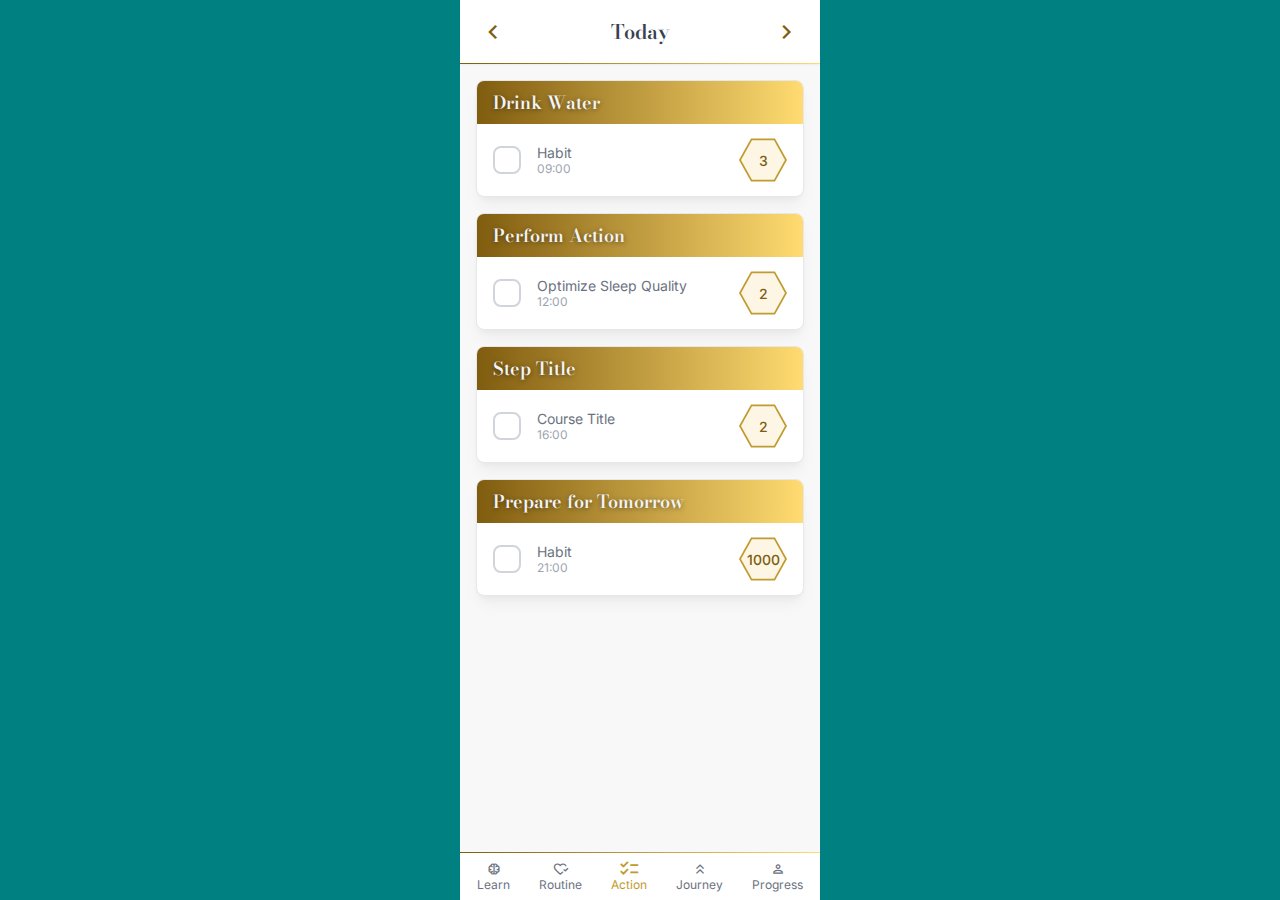
<file: prototypes/action.html>
<html lang="en">
<head>
  <meta charset="utf-8">
  <meta name="viewport" content="width=device-width, initial-scale=1.0">
  <title>Today</title>
  <link rel="preconnect" href="https://fonts.googleapis.com">
  <link rel="preconnect" href="https://fonts.gstatic.com" crossorigin="">
  <link href="https://fonts.googleapis.com/css2?family=Material+Symbols+Outlined:opsz,wght@20,500" rel="stylesheet" />
  <link href="https://fonts.googleapis.com/css2?family=Bodoni+Moda:ital,opsz,wght@0,6..96,400..900;1,6..96,400..900&display=swap" rel="stylesheet">
  <link href="https://fonts.googleapis.com/css2?family=Inter:wght@400;500;600;700&amp;display=swap" rel="stylesheet">
  <link rel="stylesheet" href="reset.css">
  <link rel="stylesheet" href="style.css">
</head>

<body>
  <header>
    <div class="container">
      <button>
        <span class="material-symbols-outlined">chevron_left</span>
      </button>
      <h1 class="luxury">Today</h1>
      <button>
        <span class="material-symbols-outlined">chevron_right</span>
      </button>
    </div>
    <div class="bar-accent"></div>
  </header>

  <main>
    <div class="card" data-time="09:00">
      <div class="card-header bg-gold-dark">
        <h2 class="luxury text-shadow-strong">Drink Water</h2>
      </div>
      <div class="card-body">
        <label class="checkbox-wrapper">
          <input type="checkbox" class="checkbox-hidden">
          <span class="checkbox-custom">
            <span class="material-symbols-outlined">check</span>
          </span>
        </label>
        <div class="card-info">
          <p class="primary-text">Habit</p>
          <p class="secondary-text">09:00</p>
        </div>
        <span class="hexagon points-hexagon color-gold-dark"><span>3</span></span>
      </div>
    </div>

    <div class="card" data-time="12:00">
      <div class="card-header bg-gold-dark">
        <h2 class="luxury text-shadow-strong">Perform Action</h2>
      </div>
      <div class="card-body">
        <label class="checkbox-wrapper">
          <input type="checkbox" class="checkbox-hidden">
          <span class="checkbox-custom">
            <span class="material-symbols-outlined">check</span>
          </span>
        </label>
        <div class="card-info">
          <p class="primary-text">Optimize Sleep Quality</p>
          <p class="secondary-text">12:00</p>
        </div>
        <span class="hexagon points-hexagon color-gold-dark"><span>2</span></span>
      </div>
    </div>

    <div class="card" data-time="16:00">
      <div class="card-header bg-gold-dark">
        <h2 class="luxury text-shadow-strong">Step Title</h2>
      </div>
      <div class="card-body">
        <label class="checkbox-wrapper">
          <input type="checkbox" class="checkbox-hidden">
          <span class="checkbox-custom">
            <span class="material-symbols-outlined">check</span>
          </span>
        </label>
        <div class="card-info">
          <p class="primary-text">Course Title</p>
          <p class="secondary-text">16:00</p>
        </div>
        <span class="hexagon points-hexagon color-gold-dark"><span>2</span></span>
      </div>
    </div>

    <div class="card" data-time="21:00">
      <div class="card-header bg-gold-dark">
        <h2 class="luxury text-shadow-strong">Prepare for Tomorrow</h2>
      </div>
      <div class="card-body">
        <label class="checkbox-wrapper">
          <input type="checkbox" class="checkbox-hidden">
          <span class="checkbox-custom">
            <span class="material-symbols-outlined">check</span>
          </span>
        </label>
        <div class="card-info">
          <p class="primary-text">Habit</p>
          <p class="secondary-text">21:00</p>
        </div>
        <span class="hexagon points-hexagon color-gold-dark"><span>1000</span></span>
      </div>
    </div>
  </main>

  <footer>
    <div class="bar-accent"></div>
    <div class="container">
      <a class="nav-item" href="#">
        <span class="material-symbols-outlined">neurology</span>
        <span class="text">Learn</span>
      </a>
      <a class="nav-item" href="#">
        <span class="material-symbols-outlined">heart_check</span>
        <span class="text">Routine</span>
      </a>
      <a class="nav-item active" href="#">
        <span class="material-symbols-outlined" style="transform: scale(1.4);">checklist</span>
        <span class="text">Action</span>
      </a>
      <a class="nav-item" href="#">
        <span class="material-symbols-outlined">keyboard_double_arrow_up</span>
        <span class="text">Journey</span>
      </a>
      <a class="nav-item" href="#">
        <span class="material-symbols-outlined">person_outline</span>
        <span class="text">Progress</span>
      </a>
    </div>
  </footer>

  <script>
    const container = document.querySelector('main.main-content');

    function parseTimeToNumber(timeStr) {
      const [h, m] = timeStr.split(':').map(Number);
      return h * 100 + m;
    }

    function sortCards() {
      const cards = Array.from(container.querySelectorAll('.card'));

      cards.sort((a, b) => {
        const checkedA = a.dataset.checked === 'true' ? 1 : 0;
        const checkedB = b.dataset.checked === 'true' ? 1 : 0;

        if (checkedA !== checkedB) return checkedA - checkedB;

        const timeA = parseTimeToNumber(a.dataset.time);
        const timeB = parseTimeToNumber(b.dataset.time);
        return timeA - timeB;
      });

      cards.forEach(card => container.appendChild(card));
    }

    document.querySelectorAll('.checkbox-hidden').forEach(checkbox => {
      checkbox.addEventListener('change', () => {
        handleCheck(checkbox);
      });
      handleCheck(checkbox);
    });

    function handleCheck(checkbox) {
      const card = checkbox.closest('.card')
      card.dataset.checked = checkbox.checked ? 'true' : 'false';
      card.style.opacity = checkbox.checked ? '0.3' : '1';
      sortCards();
    }
  </script>

</body>
</html>
</file>
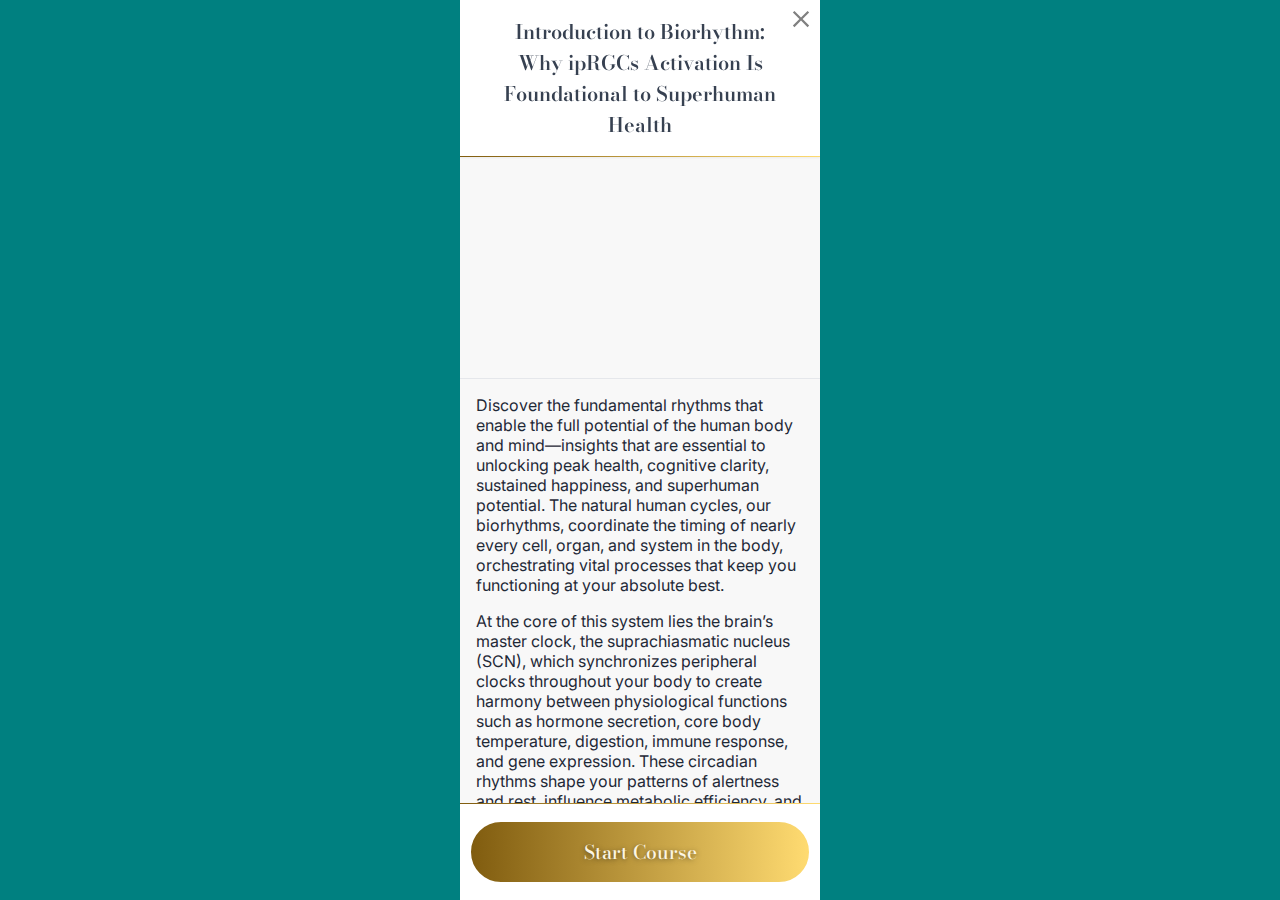
<file: prototypes/course.html>
<html lang="en">
<head>
  <meta charset="utf-8">
  <meta name="viewport" content="width=device-width, initial-scale=1.0">
  <title>Course Details</title>
  <link rel="preconnect" href="https://fonts.googleapis.com">
  <link rel="preconnect" href="https://fonts.gstatic.com" crossorigin="">
  <link href="https://fonts.googleapis.com/css2?family=Material+Symbols+Outlined:opsz,wght@20,500" rel="stylesheet" />
  <link href="https://fonts.googleapis.com/css2?family=Bodoni+Moda:ital,opsz,wght@0,6..96,400..900;1,6..96,400..900&display=swap" rel="stylesheet">
  <link href="https://fonts.googleapis.com/css2?family=Inter:wght@400;500;600;700&display=swap" rel="stylesheet">
  <link rel="stylesheet" href="reset.css">
  <link rel="stylesheet" href="style.css">
</head>
<body>
  <header class="header">
    <span class="material-symbols-outlined close">close</span>
    <div class="container">
      <h1 class="luxury">Introduction to Biorhythm:<br>
        Why ipRGCs Activation Is Foundational to Superhuman Health</h1>
    </div>
    <div class="bar-accent"></div>
  </header>
  <main>
    <div class="course-hero" style='background-image: url("https://www.ifate.com/images/2015/biorhythm_graphic.jpg");'></div>

    <p>Discover the fundamental rhythms that enable the full potential of the human body and mind—insights that are essential to unlocking peak health, cognitive clarity, sustained happiness, and superhuman potential. The natural human cycles, our biorhythms, coordinate the timing of nearly every cell, organ, and system in the body, orchestrating vital processes that keep you functioning at your absolute best.</p>
    <p>At the core of this system lies the brain’s master clock, the suprachiasmatic nucleus (SCN), which synchronizes peripheral clocks throughout your body to create harmony between physiological functions such as hormone secretion, core body temperature, digestion, immune response, and gene expression. These circadian rhythms shape your patterns of alertness and rest, influence metabolic efficiency, and guide your body’s repair and regeneration processes.</p>
    <p>We will examine the molecular and neurological aspects of these cycles, including the unique role of specialized retinal cells that detect light to calibrate your master clock. This understanding helps transition you away from debilitating lifestyle factors — such as exposure to artificial light at night, insufficient natural light during the day, and irregular routines — to a superhuman quality of life marked by superior vitality, mental performance, and happiness.</p>
    <p>By mastering the knowledge of your body’s internal timing and learning to align your daily habits with these natural rhythms, you gain a powerful foundation to elevate your vitality, sharpen your cognitive function, and sustain well-being on a superhuman level.</p>
    <div class="bar-accent"></div>
    <div style="display: flex; align-items: center; justify-content: space-between">
      <h2 class="section-title luxury">Content</h2>
      <p><span class="material-symbols-outlined">timer</span> <span>1 hour 20 minutes</span></p>
    </div>
    <div class="step-card">
      <div class="step-number">1</div>
      <div class="step-info">
        <h3 class="step-title">Light is the Signal</h3>
        <p class="step-duration">25 minutes</p>
        <p class="step-summary">Explore how the body’s master clock in the brain relies on specialized retinal cells (ipRGCs) to receive light cues.</p>
      </div>
      <div class="step-thumbnail" style='background-image: url("https://external-content.duckduckgo.com/iu/?u=https%3A%2F%2Ftse2.mm.bing.net%2Fth%3Fid%3DOIP.6mV8mRHMg-VMXaW6tNRI_gHaE8%26r%3D0%26pid%3DApi&f=1&ipt=6fff31f2408dd8300e1953fc9fa00ff031154a41253b22485b6f4ad5d51ccb13&ipo=images");'></div>
    </div>

    <div class="step-card">
      <div class="step-number">2</div>      
      <div class="step-info">
        <h3 class="step-title">The Circadian Clock and The Suprachiasmatic Nucleus</h3>
        <p class="step-duration">30 minutes</p>
        <p class="step-summary">Understand the molecular machinery behind circadian rhythms, where nearly every cell has internal clock genes.</p>
      </div>
      <div class="step-thumbnail" style='background-image: url("https://external-content.duckduckgo.com/iu/?u=https%3A%2F%2Ftse1.mm.bing.net%2Fth%3Fid%3DOIP.3mk_knG8LsuffqGGrdrfcAHaE7%26r%3D0%26pid%3DApi&f=1&ipt=b31b310c1d25660e8a4e6c7c8961e16b112a61add02af495f1cc1b10b25d6653&ipo=images");'></div>
    </div>

    <div class="step-card">
      <div class="step-number">3</div>
      <div class="step-info">
        <h3 class="step-title">Chronophysiological Coordination — Circadian Timing of Organ Systems</h3>
        <p class="step-duration">25 minutes</p>
        <p class="step-summary">Learn how different organs operate on their own circadian schedules, coordinated by the SCN’s timing signals.</p>
      </div>
      <div class="step-thumbnail" style='background-image: url("https://external-content.duckduckgo.com/iu/?u=http%3A%2F%2Fwww.chronobiology.com%2Fwp-content%2Fuploads%2F2014%2F12%2F24_Hour_Activities-300x274.jpg&f=1&nofb=1&ipt=fdc188eec8209e11c7b3a5a31b6dc0dd492913544dadf582b43464fb15e9aef9");'></div>
    </div>
  </main>
  <footer>
    <div class="bar-accent"></div>
    <button class="button-primary luxury bg-gold-dark text-shadow-strong">Start Course</button>
  </footer>
</body>
</html>
</file>
<file: prototypes/style.css>
:root {
  --gold-lightest: #fdf6e4;
  --gold-light: #ffdb71;
  --gold: #bf9b30;
  --gold-dark: #805c0f;
  --linear-h-gold: linear-gradient(to left, var(--gold-light), var(--gold-dark));
  --hexagon-clip-path: polygon(25% 5%, 75% 5%, 100% 50%, 75% 95%, 25% 95%, 0% 50%);
}

* {
  box-sizing: border-box;
}

html, body, main {
  overflow-x: hidden;
}

html {
  display: flex;
  justify-content: center;
  align-items: center;
}

body {
  font-family: 'Inter', sans-serif;
  background-color: teal;
  color: #1f2937;
  margin: 0;
  width: 360px;
}

main {
  background-color: #f8f8f8;
}

header {
  position: relative;
}

header button {
  background: none;
  border: none;
  padding: 0;
  cursor: pointer;
}

header .close {
  position: absolute;
  top: .2rem;
  right: .2rem;
  z-index: 999;
  color: gray !important;
  cursor: pointer;
}

header .material-symbols-outlined {
  width: 2rem;
  height: 2rem;
  font-size: 28px;
  color: var(--gold-dark);
}

header h1 {
  font-size: 1.25rem;
  font-weight: 600;
  color: #374151;
  margin: 0.5rem;
  flex-grow: 1;
  text-align: center;
}

header .container, footer .container {
  display: flex;
  align-items: center;
  justify-content: space-between;
  width: 95%;
  padding: 0.5rem;
}

main {
  padding-top: 1rem;
}

.card {
  display: flex;
  flex-direction: column;
  justify-content: space-between;
  overflow: hidden;
  background-color: white;
  border-radius: 8px;
  border: 1px solid #e5e7eb;
  margin-bottom: 1rem;
  box-shadow: 0 10px 15px -3px rgba(0, 0, 0, 0.05), 0 4px 6px -2px rgba(0, 0, 0, 0.03);
  transition: transform 0.2s ease-in-out, box-shadow 0.2s ease-in-out;
}

.card:hover {
  transform: translateY(-4px);
  box-shadow: 0 20px 25px -5px rgba(0, 0, 0, 0.07), 0 10px 10px -5px rgba(0, 0, 0, 0.04);
}

.card-header {
  padding: 0.5rem 1rem;
}

.card-header h2 {
  font-size: 18px;
  font-weight: 600;
  color: #f3f4f6;
  margin: 0;
}

.card-body {
  padding: 0.75rem 1rem;
  display: flex;
  flex-grow: 1;
  align-items: center;
}

.card-body > *:not(:last-child) {
  margin-right: 1rem;
}

.card-info {
  flex-grow: 1;
}

.card-info p {
  margin: 0;
}

.card-info .primary-text {
  font-size: 0.875rem;
  color: #6b7280;
}

.card-info .secondary-text {
  font-size: 0.75rem;
  color: #9ca3af;
}

.points-hexagon {
  flex: none;
  width: 3rem;
  height: 3rem;
  display: flex;
  align-items: center;
  justify-content: center;
  font-size: 0.875rem;
  font-weight: 500;
}

.nav-bar {
  background-color: #ffffff;
  box-shadow: 0 -2px 10px rgba(0, 0, 0, 0.03);
}

footer button {
  margin: 1rem;
}

.nav-item {
  display: flex;
  flex-direction: column;
  align-items: center;
  color: #6b7280;
  text-decoration: none;
}

.nav-item .text {
  font-size: 0.75rem;
}

.text-shadow-strong {
  text-shadow: 0 1px 5px rgba(0, 0, 0, 0.5);
}

.hexagon {
  position: relative;
  background: var(--gold);
}

.hexagon>span {
  z-index: 999;
}

.hexagon:before,
.double:after {
  position: absolute;
  content: '';
}

.hexagon:before {
  top: 2px;
  /* border width */
  left: 2px;
  /* border width */
  height: calc(100% - 4px);
  /* 100% - (2 * border width) */
  width: calc(100% - 4px);
  /* 100% - (2 * border width) */
  background: var(--gold-lightest);
}

.hexagon,
.hexagon:before {
  -webkit-clip-path: var(--hexagon-clip-path);
  clip-path: var(--hexagon-clip-path);
}

.color-gold {
  color: var(--gold);
}

.color-gold-dark {
  color: var(--gold-dark);
}

.bg-gold-dark {
  background: var(--linear-h-gold);
}

.luxury {
  font-family: 'Bodoni Moda', serif;
}

.bar-accent {
  height: 1px;
  width: 100%;
  background: var(--linear-h-gold);
}

.nav-item.active .material-symbols-outlined,
.nav-item.active span,
.nav-item:hover .material-symbols-outlined,
.nav-item:hover span {
  color: var(--gold);
}

.checkbox-hidden {
  display: none;
}

.checkbox-wrapper {
  cursor: pointer;
  display: inline-flex;
  align-items: center;
}

.checkbox-custom {
  width: 28px;
  height: 28px;
  border: 2px solid #d1d5db;
  border-radius: 8px;
  display: flex;
  align-items: center;
  justify-content: center;
  background-color: white;
  color: white;
  transition: all 0.2s ease-in-out;
  user-select: none;
}

.checkbox-wrapper:hover .checkbox-custom {
  border-color: var(--gold);
}

.checkbox-hidden:checked+.checkbox-custom {
  background-color: var(--gold-lightest);
  border-color: var(--gold);
}

.checkbox-hidden:checked+.checkbox-custom .material-symbols-outlined {
  color: var(--gold);
  opacity: 1;
}

.material-symbols-outlined {
  display: inline-flex;
  justify-content: center;
  align-items: center;
  font-size: inherit;
}

/* Add these new classes to your style.css file */

.header-title-centered {
  font-size: 1.25rem;
  font-weight: 600;
  color: #374151;
  margin: 0;
  flex-grow: 1;
  text-align: center;
}

.course-hero {
  min-height: 222px;
  margin: -1rem -1rem 0 -1rem;
  background-size: cover;
  background-position: center;
  background-repeat: no-repeat;
  border-bottom: 1px solid #e5e7eb;
}

.course-title {
  font-size: 22px;
  font-weight: 700;
  color: #1f2937;
  margin-bottom: 0.75rem;
}

.course-description {
  font-size: 1rem;
  color: #374151;
  margin-bottom: 1.5rem;
}

.step-card {
  display: flex;
  align-items: stretch;
  justify-content: space-between;
  gap: 1rem;
  background-color: white;
  border-radius: 12px;
  padding: 1rem;
  margin-bottom: 1rem;
  box-shadow: 0 4px 6px -1px rgba(0, 0, 0, 0.05), 0 2px 4px -1px rgba(0, 0, 0, 0.03);
}

.step-info {
  display: flex;
  flex-direction: column;
  gap: 0.25rem;
  flex-shrink: 1;
}

.step-number {
  display: flex;
  border-radius: 8px;
  justify-content: center;
  align-items: center;
  max-width: 20px;
}

.step-title {
  font-size: 1rem;
  font-weight: 600;
  margin-bottom: 0;
  color: #1f2937;
}

.step-summary {
  font-size: 0.875rem;
  color: #6b7280;
}

.step-thumbnail {
  border-radius: 8px;
  background-size: cover;
  background-position: center;
  width: 140px;
  height: 120px;
  flex-shrink: 0;
}

.step-duration {
  font-size: 0.875rem;
  color: #6b7280;
}

p.step-duration {
  margin: 0;
}

.course-summary-card {
  display: flex;
  align-items: center;
  gap: 1rem;
  padding: 1rem;
  margin: 1rem;
}

.course-summary-icon {
  flex-shrink: 0;
  width: 3rem;
  height: 3rem;
  border-radius: 8px;
  display: flex;
  align-items: center;
  justify-content: center;
  background-color: #f3f4f6; /* Light gray background */
}

.course-summary-icon .material-symbols-outlined {
  font-size: 1.5rem;
  color: #374151;
}

.course-summary-info {
  flex-grow: 1;
}

.button-primary {
  width: 95%;
  cursor: pointer;
  height: 4rem;
  border-radius: 9999px; /* rounded-full */
  background: var(--linear-h-gold);
  color: var(--gold-lightest);
  font-size: 1.2rem;
  font-weight: 500;
  border: 2px solid white;
  transition: border 0.2s ease-in-out;
}

.button-primary:hover {
  border: 1px solid var(--gold);
}
</file>
